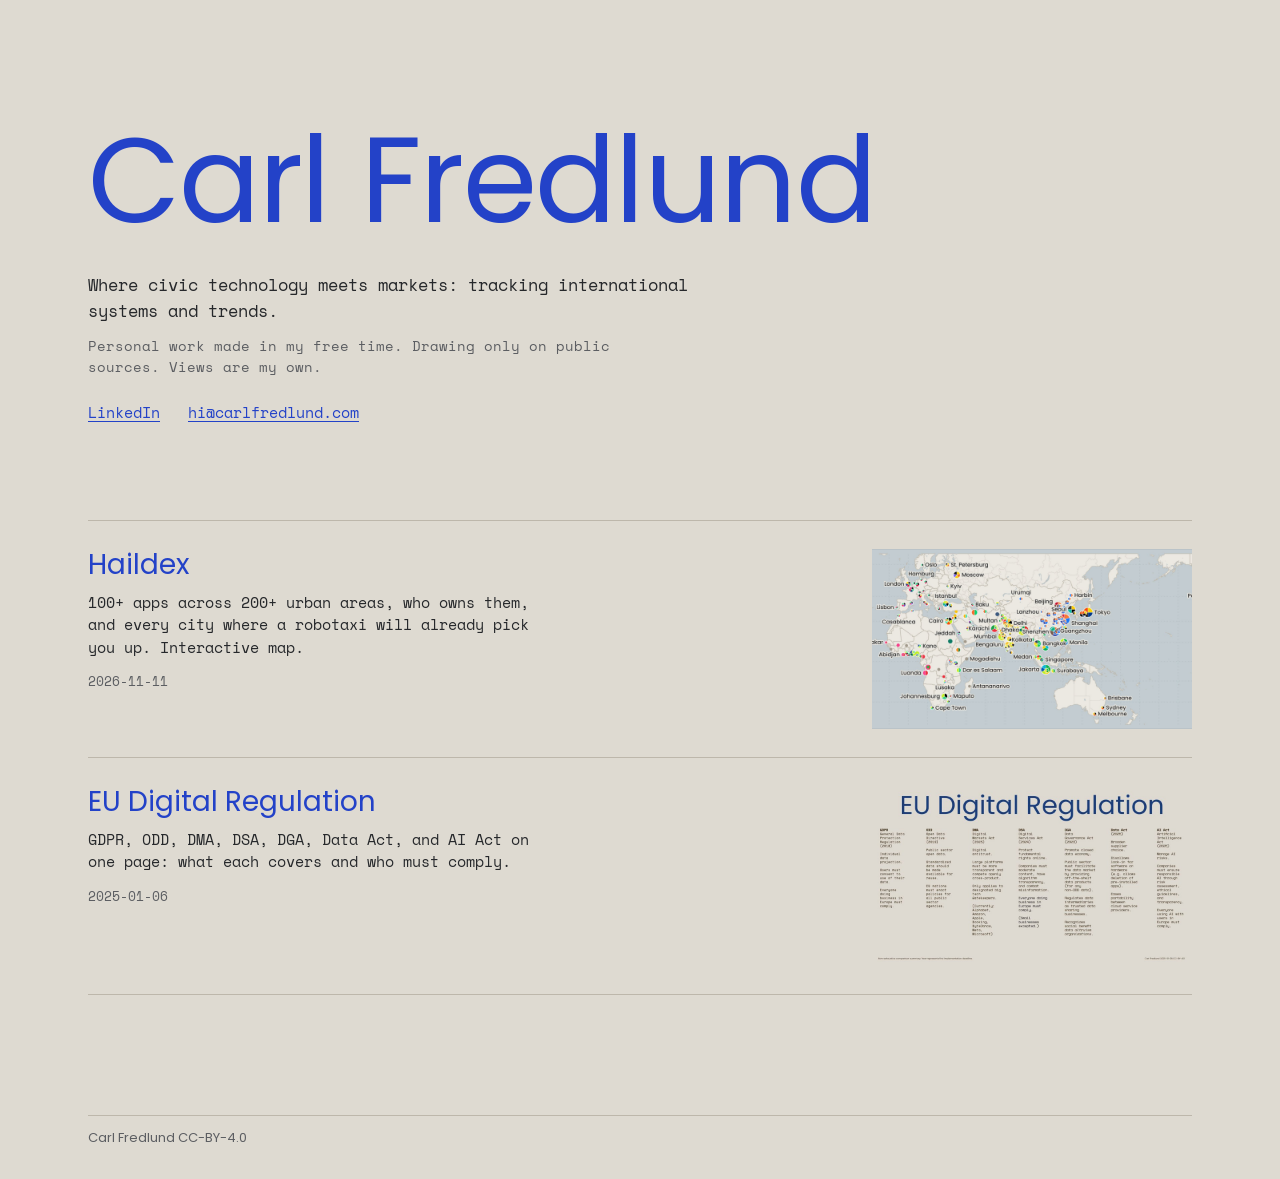
<file: index.html>
<!doctype html>
<html lang="en">
<head>
<meta charset="utf-8">
<meta name="viewport" content="width=device-width, initial-scale=1">
<title>Carl Fredlund</title>
<meta name="description" content="Where civic technology meets markets: tracking international systems and trends.">
<meta property="og:title" content="Carl Fredlund">
<meta property="og:description" content="Where civic technology meets markets.">
<meta property="og:image" content="https://carlfredlund.com/assets/ride-hail-robotaxi.jpg">
<link rel="preconnect" href="https://fonts.googleapis.com">
<link rel="preconnect" href="https://fonts.gstatic.com" crossorigin>
<link href="https://fonts.googleapis.com/css2?family=Poppins:wght@400&family=Space+Mono:ital,wght@0,400;0,700;1,400&display=swap" rel="stylesheet">
<link rel="stylesheet" href="/assets/site.css">
</head>
<body>
<div class="wrap">

<main>
<h1>Carl Fredlund</h1>
<p class="bio">Where civic technology meets markets: tracking international systems and trends.</p>
<p class="bio" style="margin-top:12px;font-size:14px;color:var(--mut)">Personal work made in my free time. Drawing only on public sources. Views are my own.</p>
<p class="links"><a href="https://www.linkedin.com/in/carlfredlund/">LinkedIn</a><a href="mailto:hi@carlfredlund.com">hi@carlfredlund.com</a></p>

<ul class="work" id="work">
<li><a href="/haildex/">
<div><div class="t">Haildex</div>
<div class="d">100+ apps across 200+ urban areas, who owns them, and every city where a robotaxi will already pick you up. Interactive map.</div>
<div class="m">2026-11-11</div></div>
<img src="/assets/ride-hail-robotaxi.jpg" alt="World map with a pie of ride-hail apps for each city" loading="lazy">
</a></li>
<li><a href="/eu-digital-regulation/">
<div><div class="t">EU Digital Regulation</div>
<div class="d">GDPR, ODD, DMA, DSA, DGA, Data Act, and AI Act on one page: what each covers and who must comply.</div>
<div class="m">2025-01-06</div></div>
<img src="/assets/eu-digital-regulation.jpg" alt="Comparison sheet of seven EU digital regulations" loading="lazy">
</a></li>
</ul>
</main>

<footer class="foot"><span>Carl Fredlund CC-BY-4.0</span></footer>
</div>
</body>
</html>
</file>
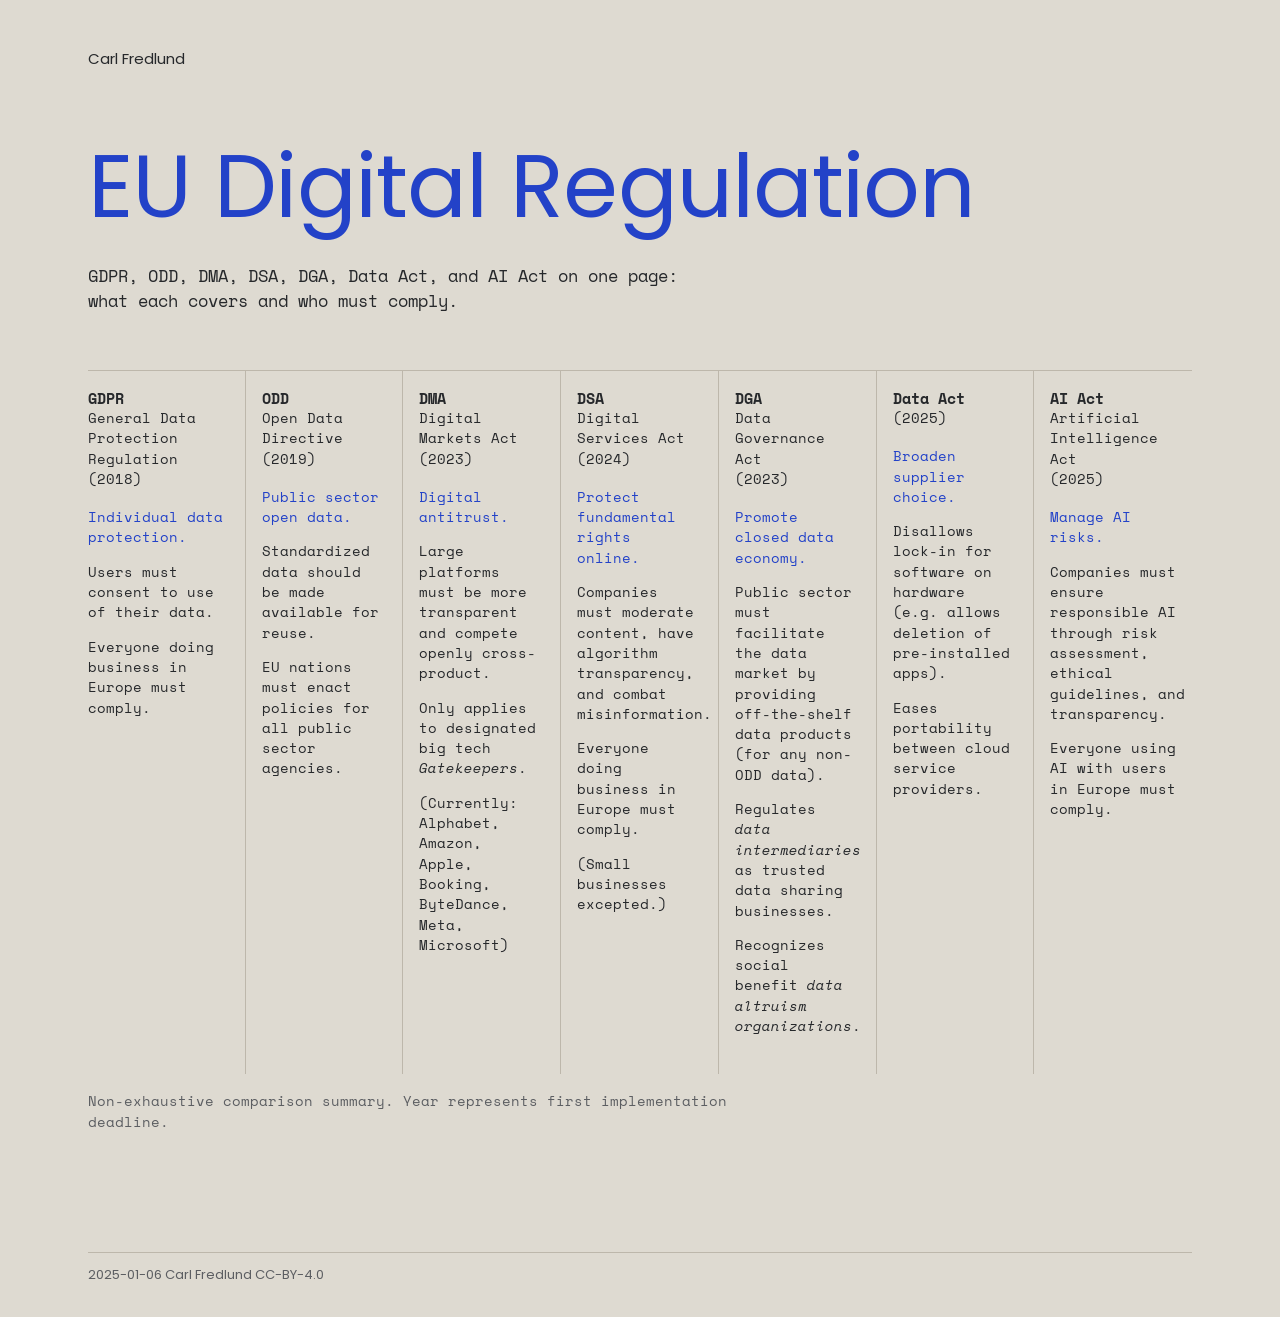
<file: eu-digital-regulation/index.html>
<!doctype html>
<html lang="en">
<head>
<meta charset="utf-8">
<meta name="viewport" content="width=device-width, initial-scale=1">
<title>EU Digital Regulation · Carl Fredlund</title>
<meta name="description" content="GDPR, ODD, DMA, DSA, DGA, Data Act, and AI Act on one sheet.">
<meta property="og:title" content="EU Digital Regulation">
<meta property="og:image" content="https://carlfredlund.com/eu-digital-regulation/eu-digital-regulation.jpg">
<link rel="preconnect" href="https://fonts.googleapis.com">
<link rel="preconnect" href="https://fonts.gstatic.com" crossorigin>
<link href="https://fonts.googleapis.com/css2?family=Poppins:wght@400&family=Space+Mono:ital,wght@0,400;0,700;1,400&display=swap" rel="stylesheet">
<link rel="stylesheet" href="/assets/site.css">
<style>
.regs{display:grid;grid-template-columns:repeat(7,minmax(0,1fr));gap:0;margin:56px 0 0;border-top:1px solid var(--rule)}
.reg{padding:18px 16px 24px;border-right:1px solid var(--rule);font-size:14px;line-height:1.45}
.reg:first-child{padding-left:0}.reg:last-child{border-right:0;padding-right:0}
.reg h3{font:700 15px/1.3 var(--mono);margin:0}
.reg p{margin:0 0 14px}.reg .nm{margin-bottom:18px}.reg .goal{color:var(--blue)}
@media (max-width:1000px){.regs{grid-template-columns:repeat(2,minmax(0,1fr))}.reg{border-right:0;border-bottom:1px solid var(--rule);padding-left:0}.reg:nth-child(odd){padding-right:24px}}
@media (max-width:560px){.regs{grid-template-columns:1fr}.reg{padding-right:0}}
</style>
</head>
<body>
<div class="wrap">
<header class="top"><a href="/">Carl Fredlund</a></header>
<main>
<h1 style="font-size:clamp(44px,7vw,88px)">EU Digital Regulation</h1>
<p class="bio">GDPR, ODD, DMA, DSA, DGA, Data Act, and AI Act on one page: what each covers and who must comply.</p>
<div class="regs"><section class="reg"><h3>GDPR</h3><p class="nm">General Data Protection Regulation<br>(2018)</p><p class="goal">Individual data protection.</p><p>Users must consent to use of their data.</p><p>Everyone doing business in Europe must comply.</p></section><section class="reg"><h3>ODD</h3><p class="nm">Open Data Directive<br>(2019)</p><p class="goal">Public sector open data.</p><p>Standardized data should be made available for reuse.</p><p>EU nations must enact policies for all public sector agencies.</p></section><section class="reg"><h3>DMA</h3><p class="nm">Digital Markets Act<br>(2023)</p><p class="goal">Digital antitrust.</p><p>Large platforms must be more transparent and compete openly cross-product.</p><p>Only applies to designated big tech <i>Gatekeepers</i>.</p><p>(Currently: Alphabet, Amazon, Apple, Booking, ByteDance, Meta, Microsoft)</p></section><section class="reg"><h3>DSA</h3><p class="nm">Digital Services Act<br>(2024)</p><p class="goal">Protect fundamental rights online.</p><p>Companies must moderate content, have algorithm transparency, and combat misinformation.</p><p>Everyone doing business in Europe must comply.</p><p>(Small businesses excepted.)</p></section><section class="reg"><h3>DGA</h3><p class="nm">Data Governance Act<br>(2023)</p><p class="goal">Promote closed data economy.</p><p>Public sector must facilitate the data market by providing off-the-shelf data products (for any non-ODD data).</p><p>Regulates <i>data intermediaries</i> as trusted data sharing businesses.</p><p>Recognizes social benefit <i>data altruism organizations</i>.</p></section><section class="reg"><h3>Data Act</h3><p class="nm">(2025)</p><p class="goal">Broaden supplier choice.</p><p>Disallows lock-in for software on hardware (e.g. allows deletion of pre-installed apps).</p><p>Eases portability between cloud service providers.</p></section><section class="reg"><h3>AI Act</h3><p class="nm">Artificial Intelligence Act<br>(2025)</p><p class="goal">Manage AI risks.</p><p>Companies must ensure responsible AI through risk assessment, ethical guidelines, and transparency.</p><p>Everyone using AI with users in Europe must comply.</p></section></div>
<p class="note">Non-exhaustive comparison summary. Year represents first implementation deadline.</p>
</main>
<footer class="foot"><span>2025-01-06 Carl Fredlund CC-BY-4.0</span></footer>
</div>
</body>
</html>
</file>
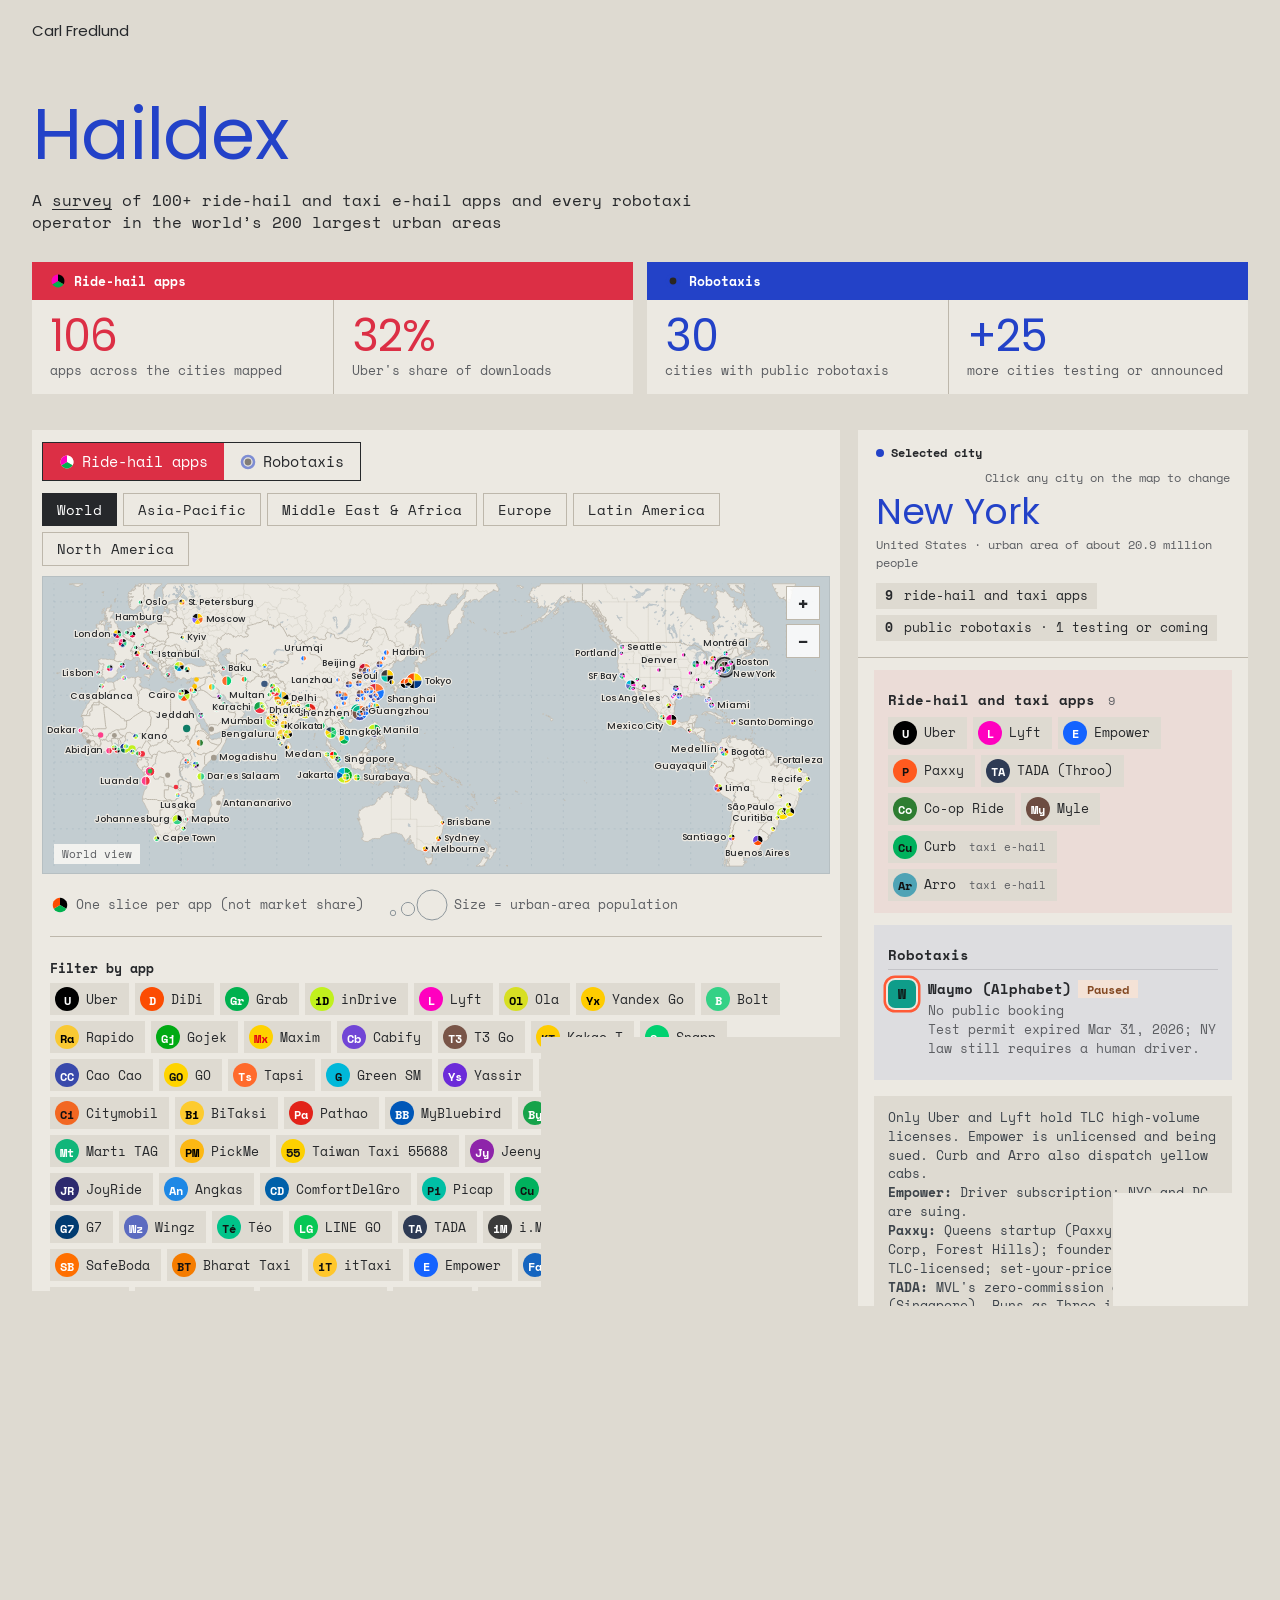
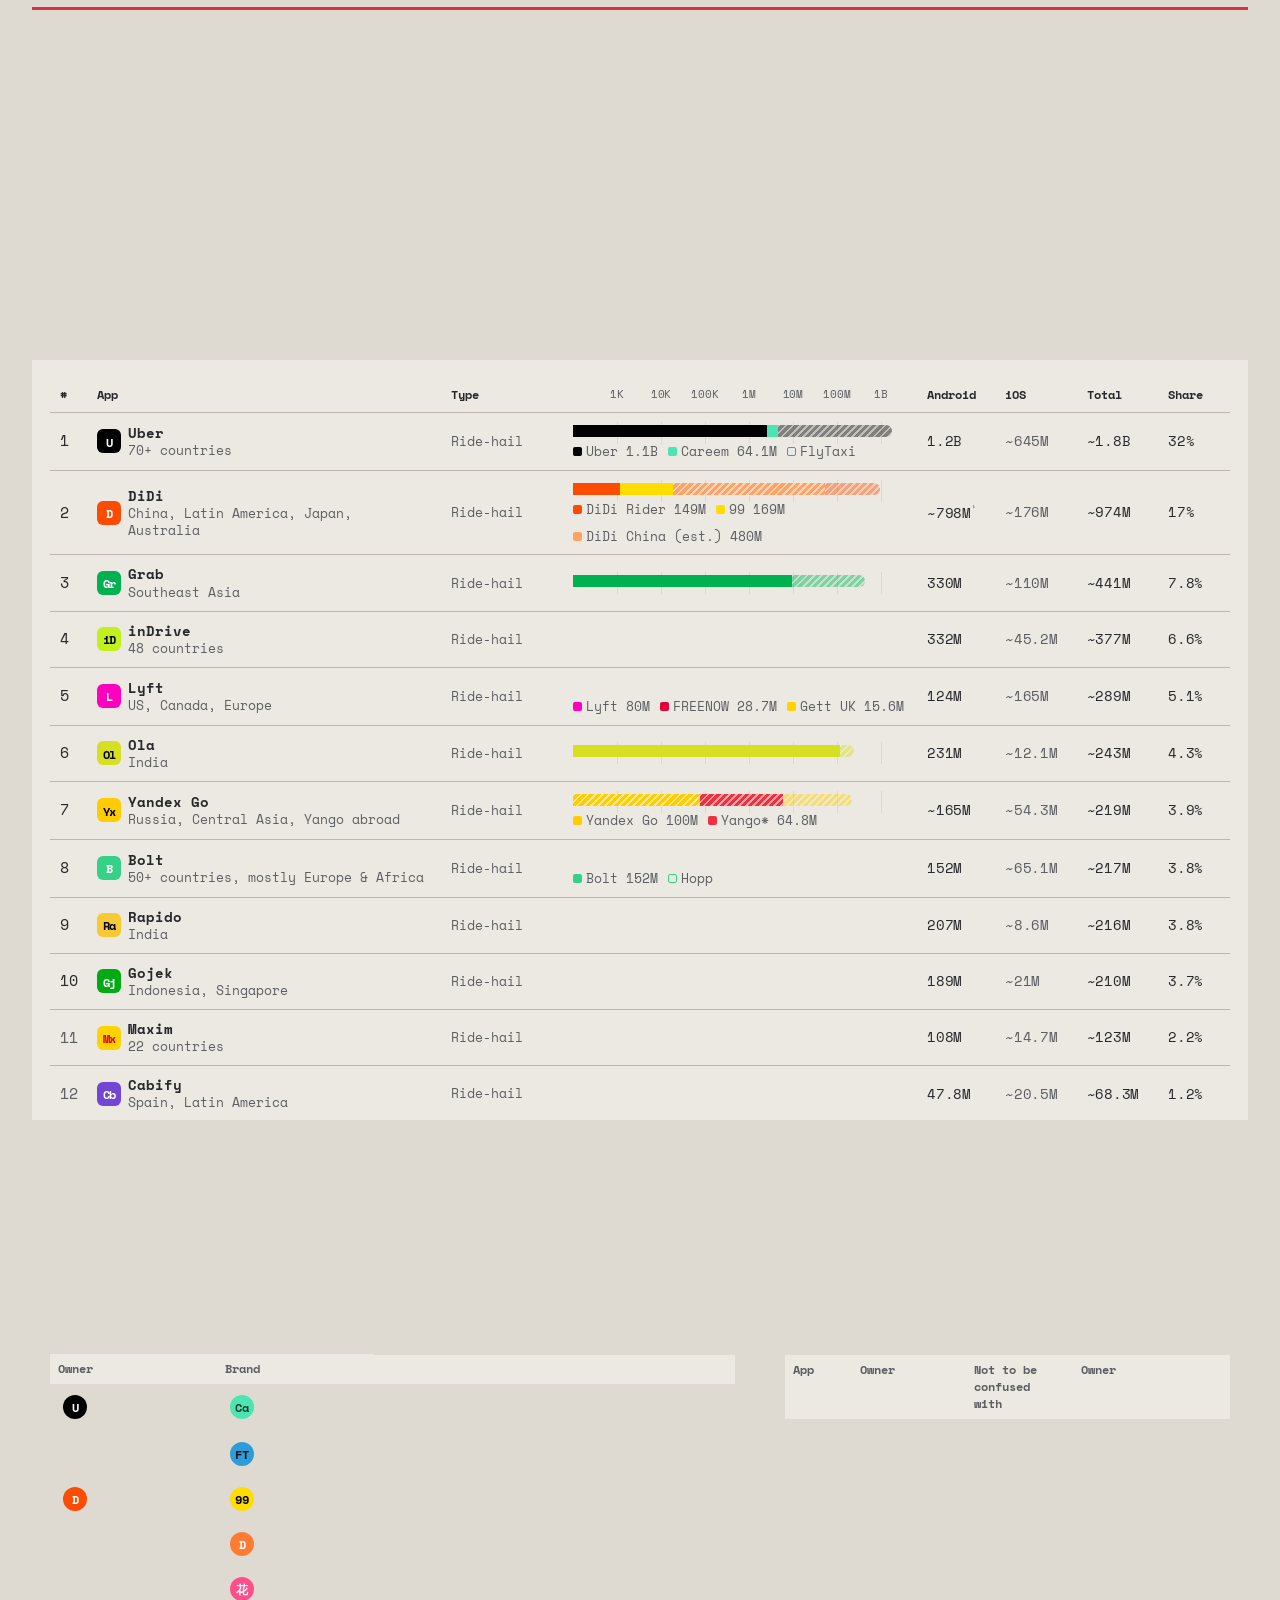
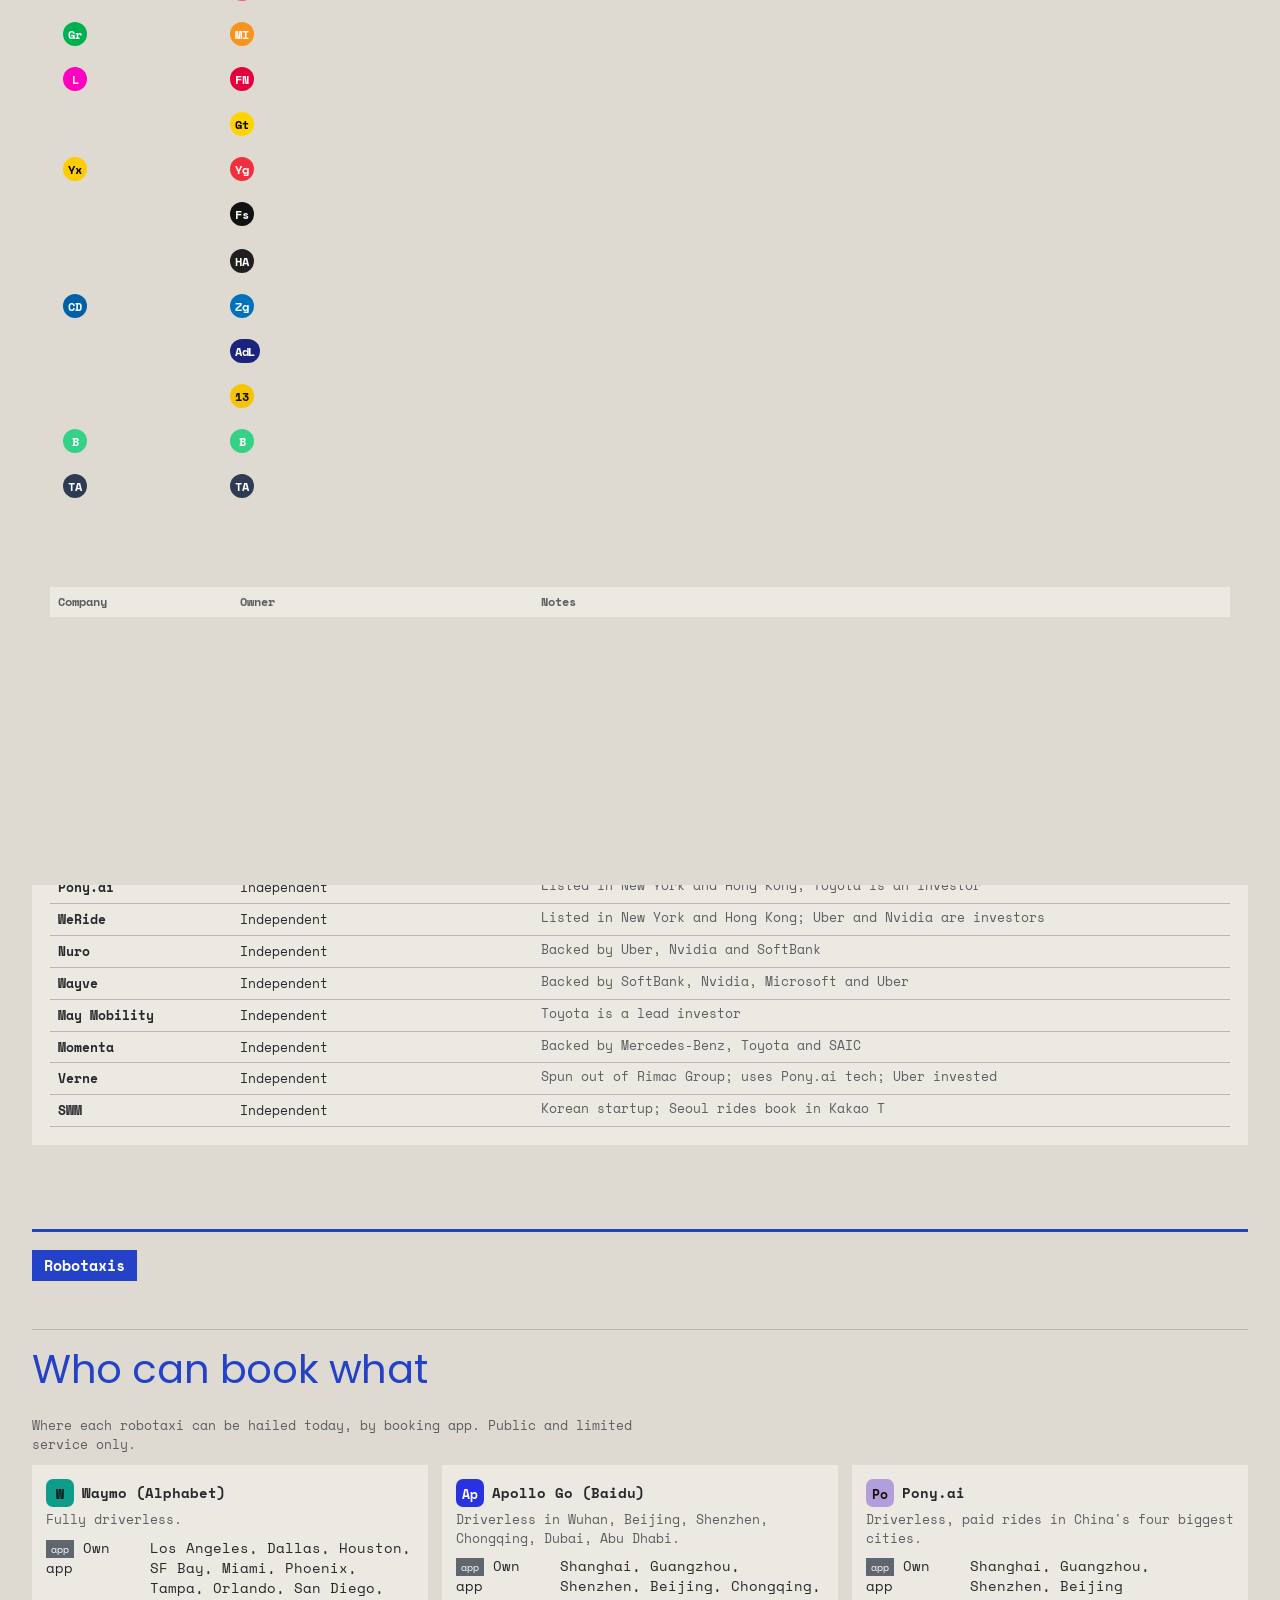
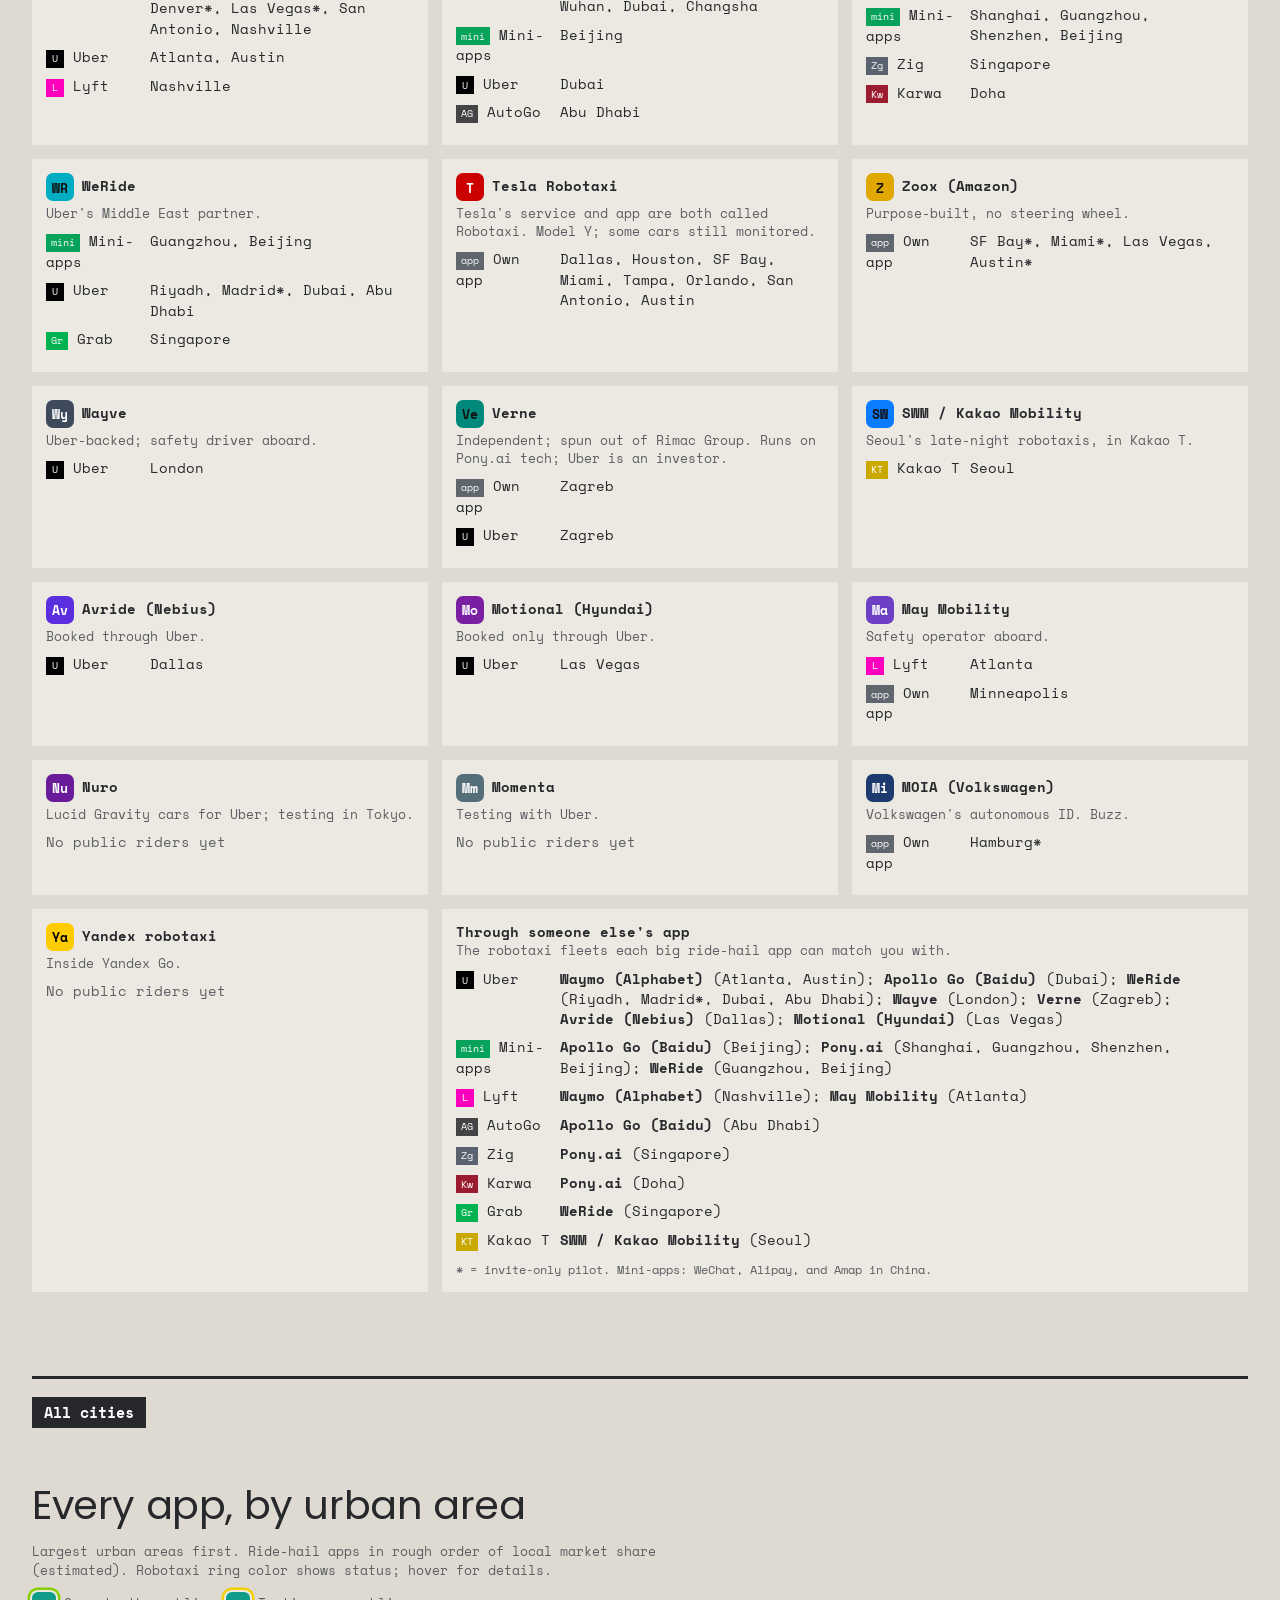
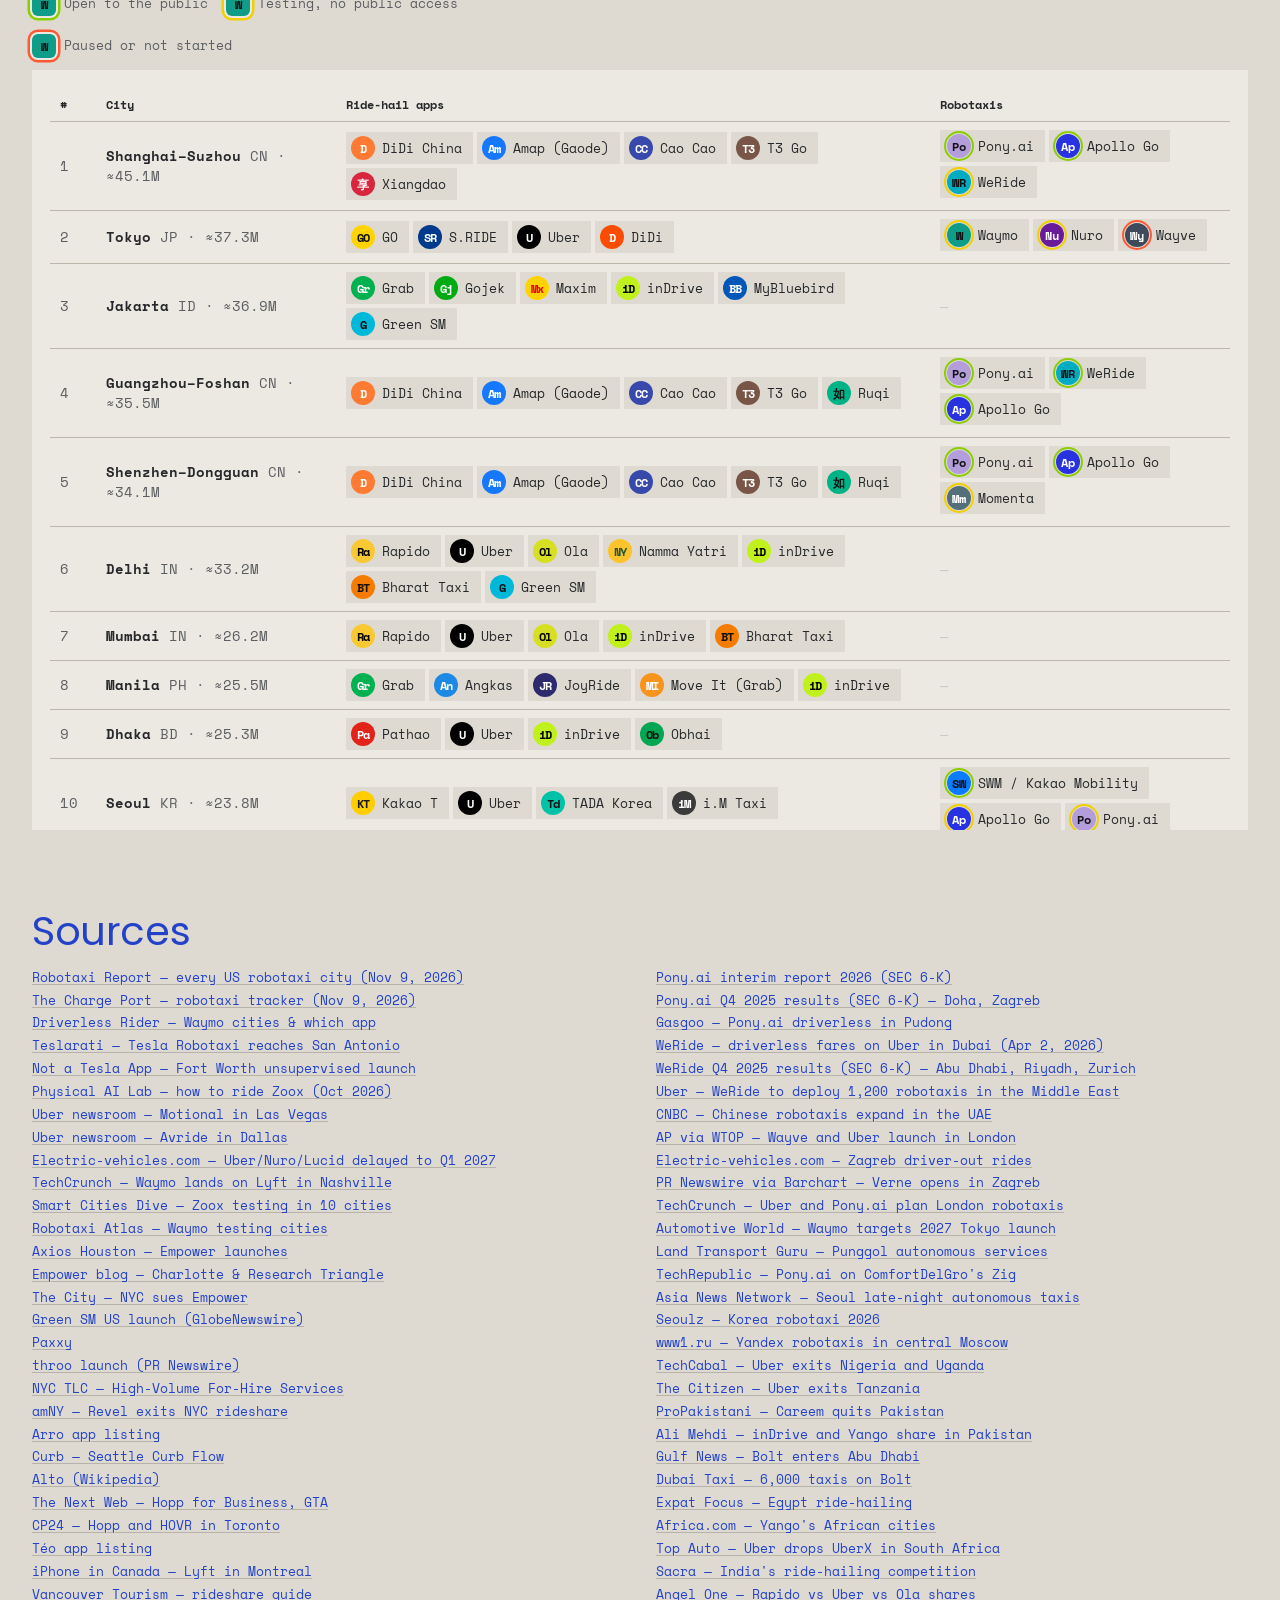
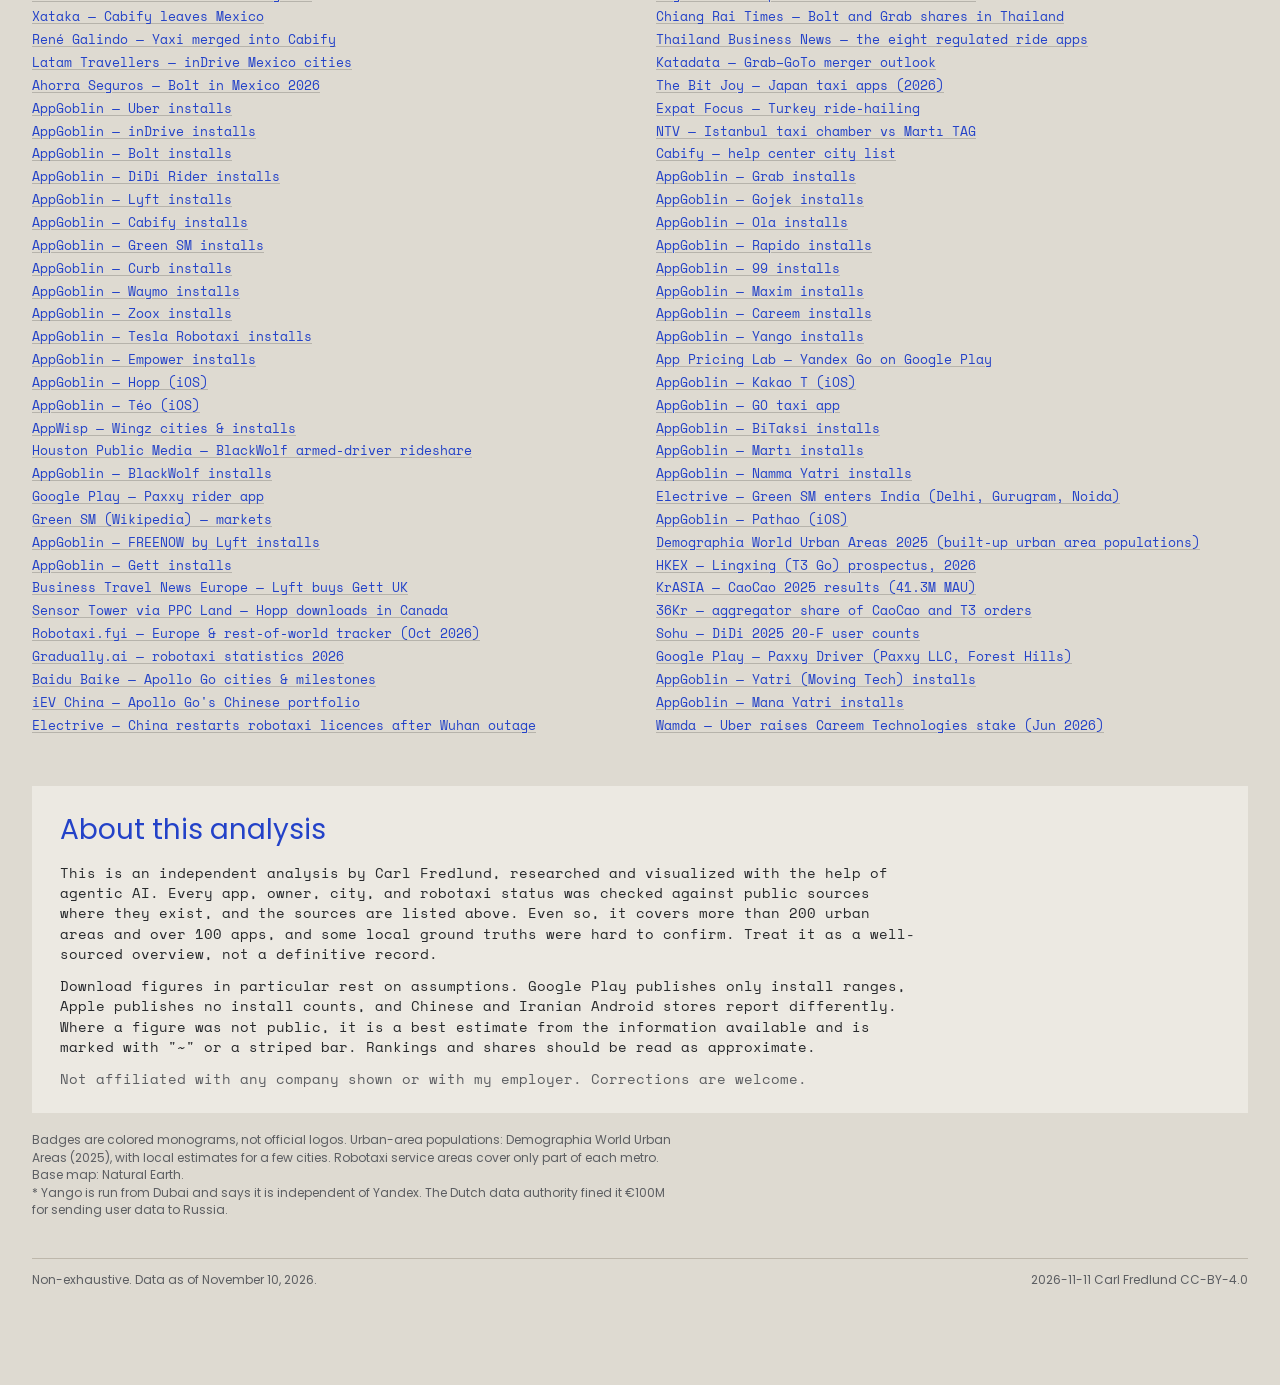
<file: ride-hail-robotaxi/index.html>
<!doctype html><html lang="en"><head><meta charset="utf-8"><title>Haildex · Carl Fredlund</title><link rel="canonical" href="https://carlfredlund.com/haildex/"><meta http-equiv="refresh" content="0; url=/haildex/"><script>location.replace("/haildex/"+location.hash)</script></head><body><p>Haildex has moved to <a href="/haildex/">carlfredlund.com/haildex</a>.</p></body></html>
</file>
<file: assets/site.css>
:root{--stone:#DEDAD1;--box:#ECE9E2;--rule:#BDB7AB;--ink:#26282B;--mut:#5C5E62;--blue:#2342C8;--red:#DC2F45;--disp:"Poppins","Helvetica Neue",Arial,sans-serif;--mono:"Space Mono","Courier New",monospace}
*{box-sizing:border-box}
html{background:var(--stone)}
body{margin:0;background:var(--stone);color:var(--ink);font:16px/1.5 var(--mono)}
a{color:var(--blue);text-underline-offset:3px}
a:hover{color:var(--ink)}
:focus-visible{outline:2px solid var(--blue);outline-offset:3px}
.wrap{max-width:1200px;margin:0 auto;padding:48px 48px 32px}
.top{display:flex;justify-content:space-between;align-items:baseline;gap:24px;font-family:var(--disp);font-size:15px}
.top a{text-decoration:none;color:var(--ink)}
.top a:hover{color:var(--blue)}
h1{font-family:var(--disp);font-weight:400;color:var(--blue);font-size:clamp(56px,10vw,120px);line-height:1;letter-spacing:-.01em;margin:72px 0 0}
.bio{max-width:60ch;margin:32px 0 0;font-size:17px}
.links{display:flex;flex-wrap:wrap;gap:8px 28px;margin:24px 0 0;font-size:15px}
h2{font-family:var(--disp);font-weight:400;color:var(--blue);font-size:40px;margin:120px 0 0}
.work{list-style:none;margin:96px 0 0;padding:0;border-top:1px solid var(--rule)}
.work li{border-bottom:1px solid var(--rule)}
.work a{display:grid;grid-template-columns:minmax(0,1fr) 320px;gap:32px;padding:28px 0;text-decoration:none;color:var(--ink)}
.work .t{font-family:var(--disp);font-size:28px;line-height:1.15;color:var(--blue)}
.work .d{margin-top:10px;font-size:15px;max-width:52ch}
.work .m{margin-top:14px;font-size:13px;color:var(--mut)}
.work img{width:100%;aspect-ratio:16/9;object-fit:cover;display:block;background:var(--box)}
.work a:hover .t{text-decoration:underline;text-underline-offset:4px}
.foot{display:flex;justify-content:space-between;gap:24px;margin:120px 0 0;padding-top:12px;border-top:1px solid var(--rule);font-family:var(--disp);font-size:13px;color:var(--mut)}
.sheet{margin:48px 0 0;background:var(--box);padding:24px}
.sheet img{width:100%;display:block}
.note{font-size:14px;color:var(--mut);margin-top:16px;max-width:80ch}
@media (max-width:760px){.wrap{padding:28px 20px}.work a{grid-template-columns:1fr;gap:16px}h1{margin-top:64px}h2{margin-top:80px}.foot{flex-direction:column}}
</file>
